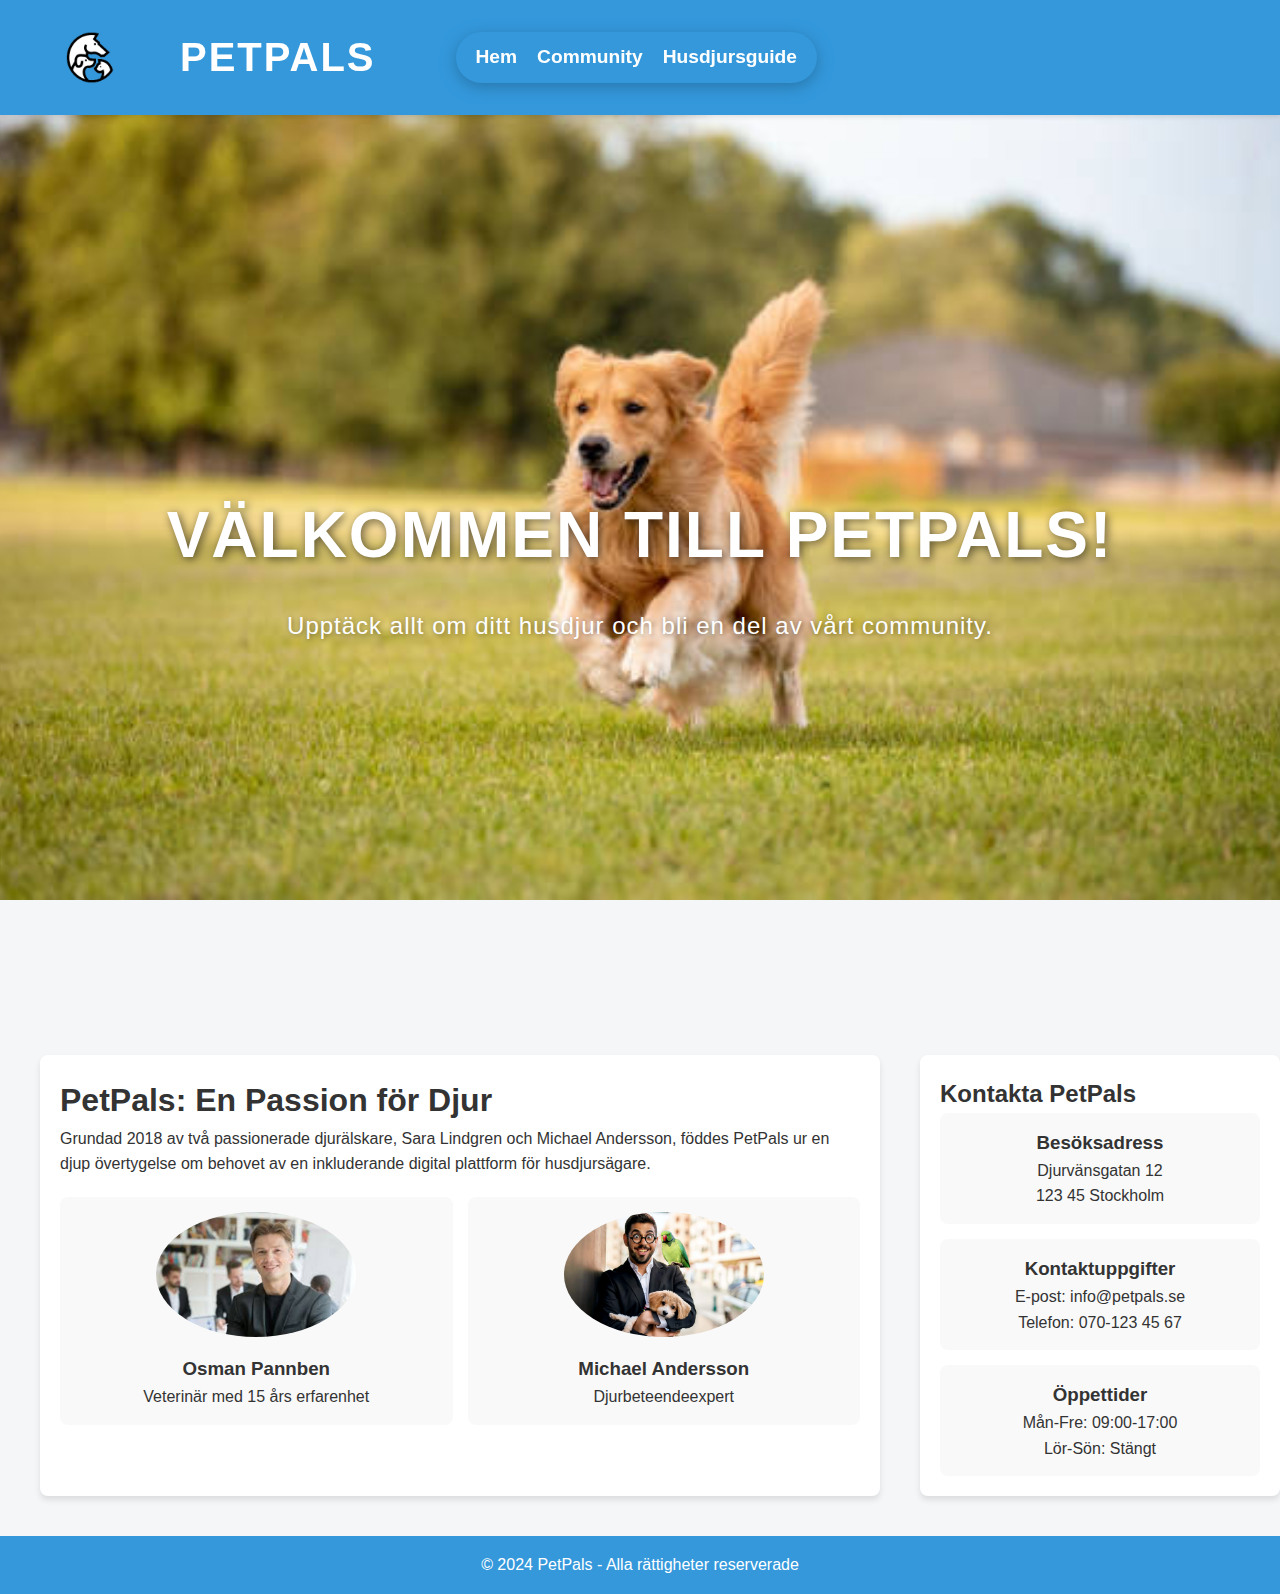
<file: index.html>
<!DOCTYPE html>
<html lang="sv">
<head>
    <meta charset="UTF-8">
    <meta name="viewport" content="width=device-width, initial-scale=1.0">
    <title>PetPals - Gemenskap för Djurälskare</title>
    <link rel="stylesheet" href="css/global.css">
    <link rel="stylesheet" href="css/index.css">
</head>
<body>
<header>
    <nav>
        <div class="logo">
            <img src="img/logo.jpg" alt="PetPals logotyp" class="logo-image">
            <span>PetPals</span>
        </div>
        <div class="link-box">
            <ul>
                <li><a href="index.html">Hem</a></li>
                <li><a href="community.html">Community</a></li>
                <li><a href="petguide.html">Husdjursguide</a></li>
            </ul>
        </div>
    </nav>
</header>
    <section class="hero">
        <div class="hero-content">
            <h1>Välkommen till PetPals!</h1>
            <p>Upptäck allt om ditt husdjur och bli en del av vårt community.</p>
        </div>
    </section>
    <main class="container">
        <section class="company-history">
            <h1>PetPals: En Passion för Djur</h1>
            <p>Grundad 2018 av två passionerade djurälskare, Sara Lindgren och Michael Andersson, föddes PetPals ur en djup övertygelse om behovet av en inkluderande digital plattform för husdjursägare.</p>
            
            <div class="founders">
                <div class="founder">
                    <img src="img/founder1.jpg" alt="Sara Lindgren">
                    <h3>Osman Pannben</h3>
                    <p>Veterinär med 15 års erfarenhet</p>
                </div>
                <div class="founder">
                    <img src="img/founder2.jpg" alt="Michael Andersson">
                    <h3>Michael Andersson</h3>
                    <p>Djurbeteendeexpert</p>
                </div>
            </div>
        </section>

        <aside class="contact-info">
            <h2>Kontakta PetPals</h2>
            <div class="contact-details">
                <div class="contact-box">
                    <h3>Besöksadress</h3>
                    <p>Djurvänsgatan 12</p>
                    <p>123 45 Stockholm</p>
                </div>
                <div class="contact-box">
                    <h3>Kontaktuppgifter</h3>
                    <p>E-post: info@petpals.se</p>
                    <p>Telefon: 070-123 45 67</p>
                </div>
                <div class="contact-box">
                    <h3>Öppettider</h3>
                    <p>Mån-Fre: 09:00-17:00</p>
                    <p>Lör-Sön: Stängt</p>
                </div>
            </div>
        </aside>
    </main>

    <footer>
        <p>© 2024 PetPals - Alla rättigheter reserverade</p>
    </footer>
</body>
</html>
</file>
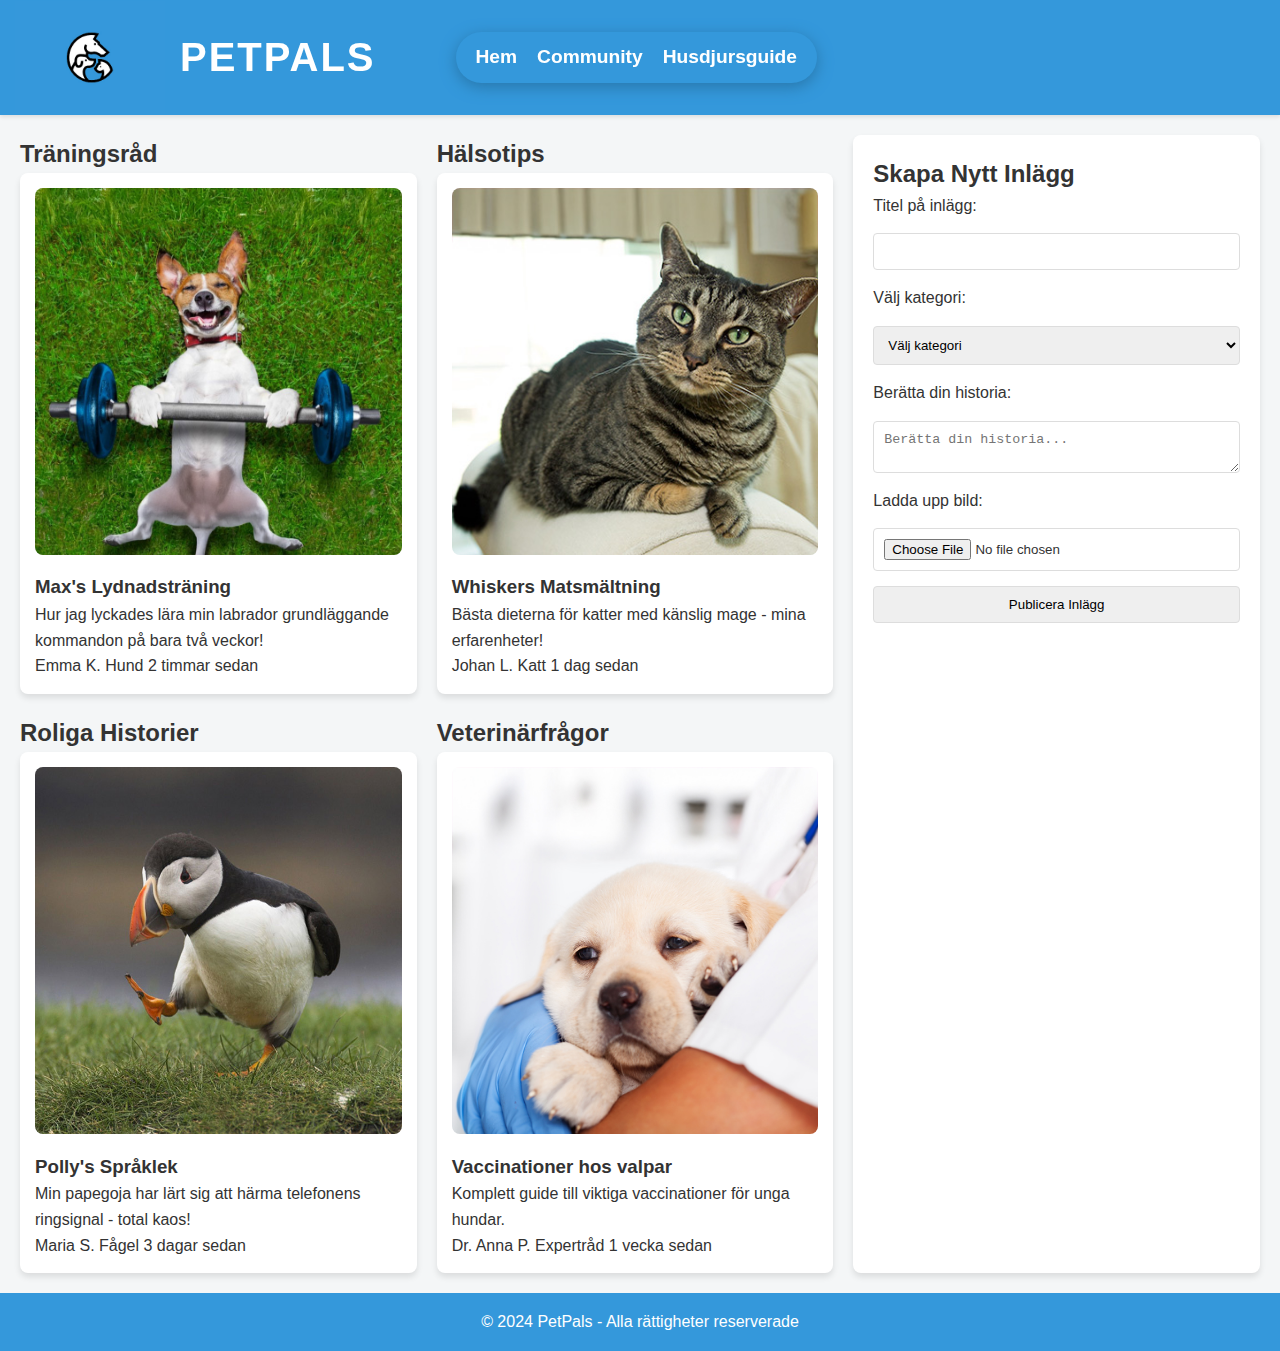
<file: community.html>
<!DOCTYPE html>
<html lang="sv">
<head>
    <meta charset="UTF-8">
    <meta name="viewport" content="width=device-width, initial-scale=1.0">
    <title>PetPals - Community</title>
    <link rel="stylesheet" href="css/global.css">
    <link rel="stylesheet" href="css/community.css">
</head>
<body>
    <header>
        <nav>
            <div class="logo">
                <img src="img/logo.jpg" alt="PetPals logotyp" class="logo-image">
                <span>PetPals</span>
            </div>
            <div class="link-box">
                <ul>
                    <li><a href="index.html">Hem</a></li>
                    <li><a href="community.html">Community</a></li>
                    <li><a href="petguide.html">Husdjursguide</a></li>
                </ul>
            </div>
        </nav>
    </header>

    <main class="container">
        <section class="community-posts">
            <div class="post-category">
                <h2>Träningsråd</h2>
                <div class="post-box">
                    <img src="img/dog-training.jpg" alt="Hundträning">
                    <h3>Max's Lydnadsträning</h3>
                    <p>Hur jag lyckades lära min labrador grundläggande kommandon på bara två veckor!</p>
                    <div class="post-meta">
                        <span>Emma K.</span>
                        <span>Hund</span>
                        <span>2 timmar sedan</span>
                    </div>
                </div>
            </div>

            <div class="post-category">
                <h2>Hälsotips</h2>
                <div class="post-box">
                    <img src="img/cat-profile.jpg" alt="Katthälsa">
                    <h3>Whiskers Matsmältning</h3>
                    <p>Bästa dieterna för katter med känslig mage - mina erfarenheter!</p>
                    <div class="post-meta">
                        <span>Johan L.</span>
                        <span>Katt</span>
                        <span>1 dag sedan</span>
                    </div>
                </div>
            </div>

            <div class="post-category">
                <h2>Roliga Historier</h2>
                <div class="post-box">
                    <img src="img/funny_bird.jpg" alt="Papegojbus">
                    <h3>Polly's Språklek</h3>
                    <p>Min papegoja har lärt sig att härma telefonens ringsignal - total kaos!</p>
                    <div class="post-meta">
                        <span>Maria S.</span>
                        <span>Fågel</span>
                        <span>3 dagar sedan</span>
                    </div>
                </div>
            </div>

            <div class="post-category">
                <h2>Veterinärfrågor</h2>
                <div class="post-box">
                    <img src="img/dog-vet.jpg" alt="Veterinärvård">
                    <h3>Vaccinationer hos valpar</h3>
                    <p>Komplett guide till viktiga vaccinationer för unga hundar.</p>
                    <div class="post-meta">
                        <span>Dr. Anna P.</span>
                        <span>Expertråd</span>
                        <span>1 vecka sedan</span>
                    </div>
                </div>
            </div>
        </section>

        <section class="create-post">
            <h2>Skapa Nytt Inlägg</h2>
            <form>
                <label for="title">Titel på inlägg:</label>
                <input id="title" type="text" name="title" title="Titel på inlägg" required>

                <label for="category">Välj kategori:</label>
                <select id="category" name="category" required>
                    <option value="">Välj kategori</option>
                    <option value="training">Träningsråd</option>
                    <option value="health">Hälsotips</option>
                    <option value="stories">Roliga Historier</option>
                    <option value="veterinary">Veterinärfrågor</option>
                </select>

                <label for="content">Berätta din historia:</label>
                <textarea id="content" name="content" placeholder="Berätta din historia..." required></textarea>

                <label for="image">Ladda upp bild:</label>
                <input id="image" type="file" name="image" accept="image" title="Ladda upp bild">

                <button type="submit">Publicera Inlägg</button>
            </form>
        </section>
    </main>

    <footer>
        <p>© 2024 PetPals - Alla rättigheter reserverade</p>
    </footer>
</body>
</html>
</file>
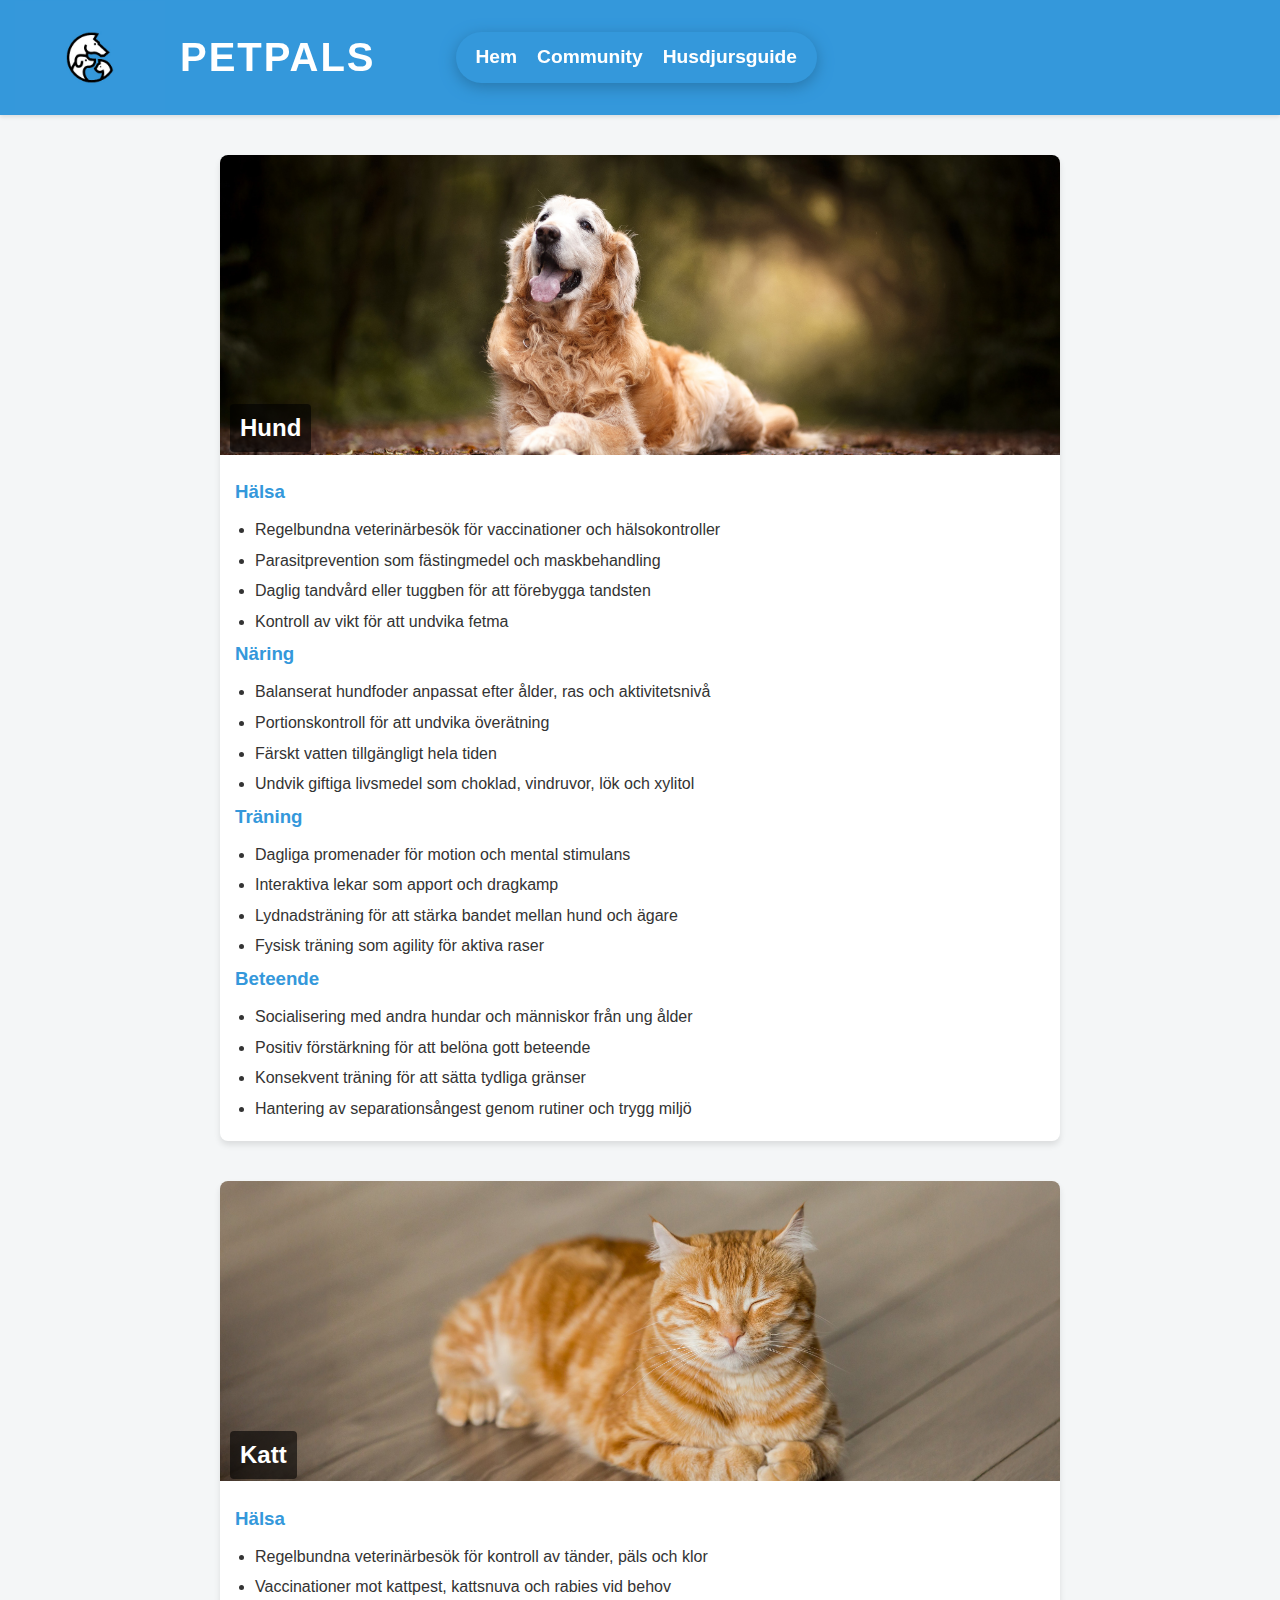
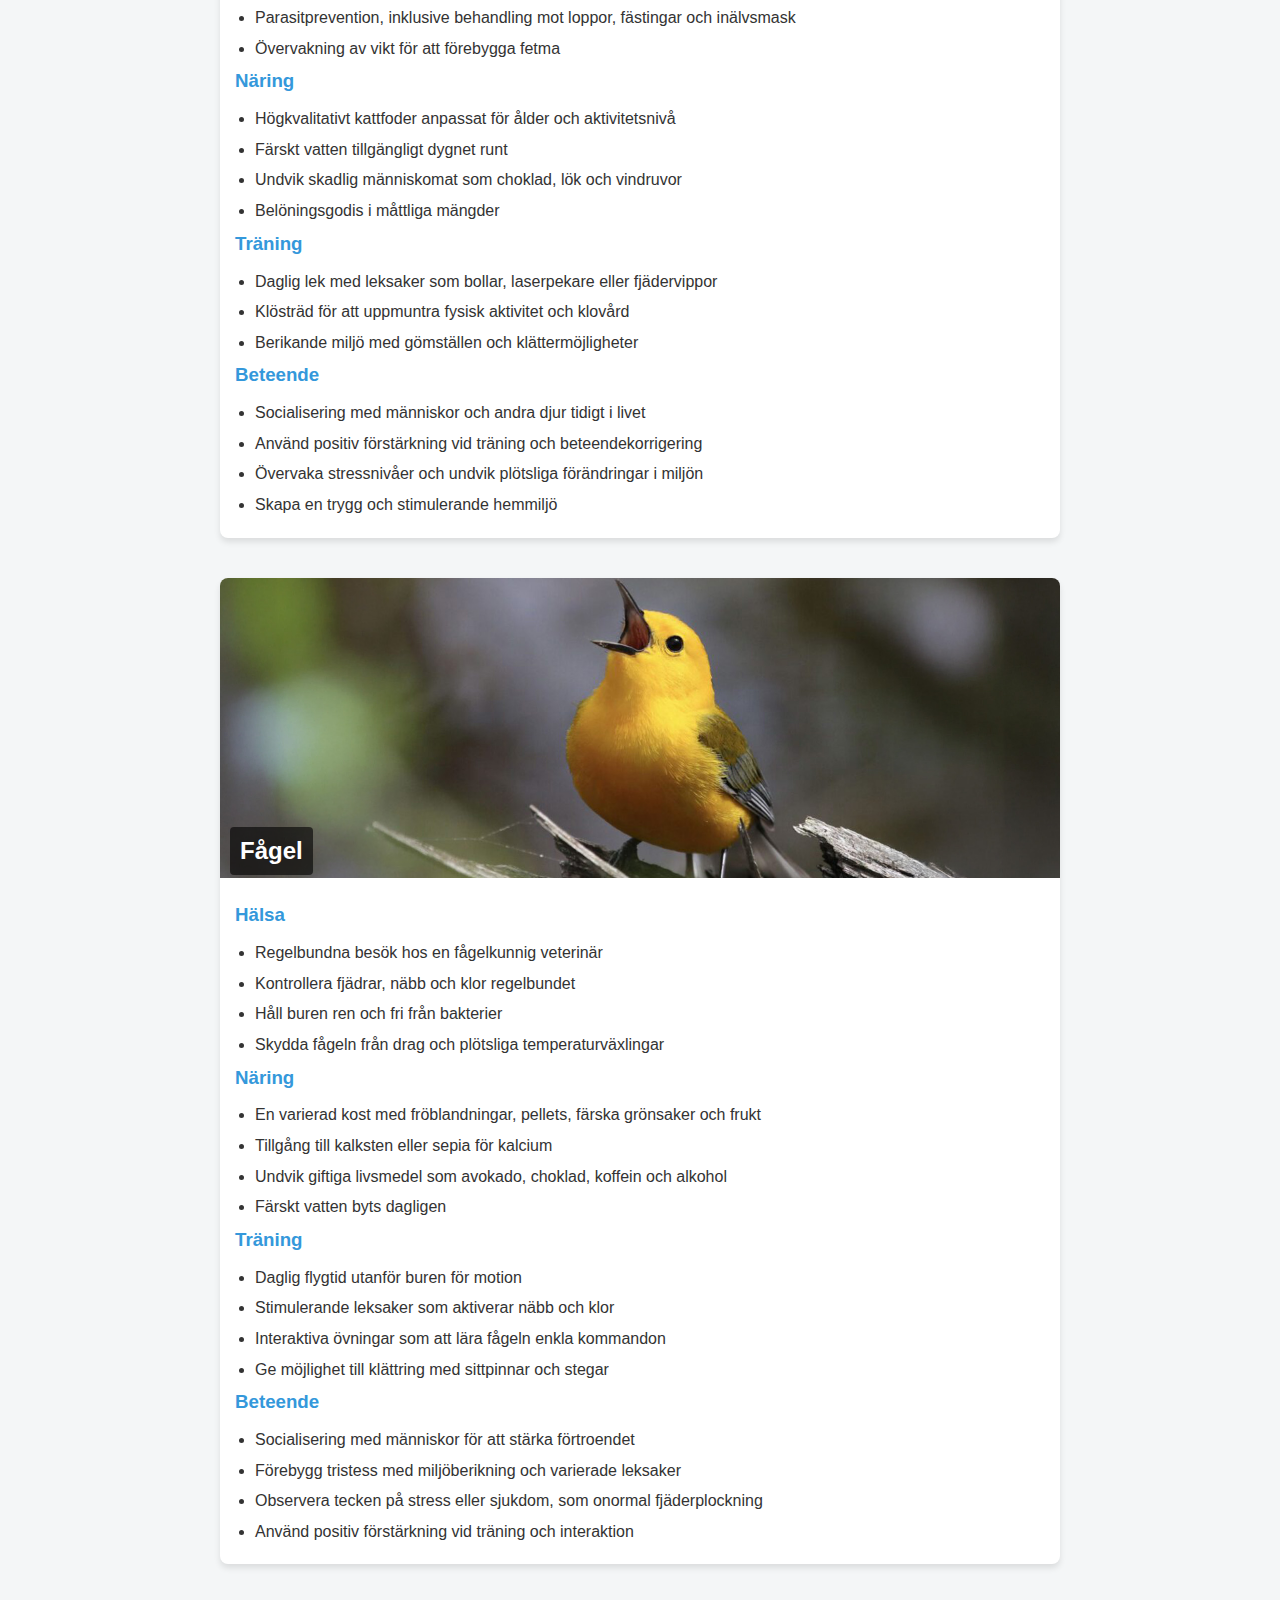
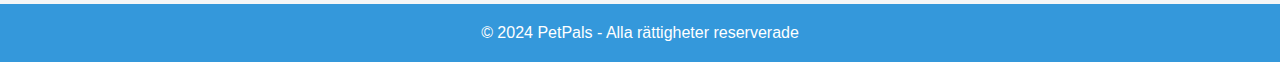
<file: petguide.html>
<!DOCTYPE html>
<html lang="sv">
<head>
    <meta charset="UTF-8">
    <meta name="viewport" content="width=device-width, initial-scale=1.0">
    <title>PetPals - Husdjursguide</title>
    <link rel="stylesheet" href="css/global.css">
    <link rel="stylesheet" href="css/petguide.css">
</head>
<body>
    <header>
        <nav>
            <div class="logo">
                <img src="img/logo.jpg" alt="PetPals logotyp" class="logo-image">
                <span>PetPals</span>
            </div>
            <div class="link-box">
                <ul>
                    <li><a href="index.html">Hem</a></li>
                    <li><a href="community.html">Community</a></li>
                    <li><a href="petguide.html">Husdjursguide</a></li>
                </ul>
            </div>
        </nav>
    </header>
    
    <main class="container">
        <section class="pet-section dog">
            <div class="pet-header">
                <img src="img/dog-care.jpg" alt="Hund">
                <h2>Hund</h2>
            </div>
            <div class="pet-details">
                <div class="detail-section">
                    <h3>Hälsa</h3>
                    <ul>
                        <li>Regelbundna veterinärbesök för vaccinationer och hälsokontroller</li>
                        <li>Parasitprevention som fästingmedel och maskbehandling</li>
                        <li>Daglig tandvård eller tuggben för att förebygga tandsten</li>
                        <li>Kontroll av vikt för att undvika fetma</li>
                    </ul>
                </div>
                <div class="detail-section">
                    <h3>Näring</h3>
                    <ul>
                        <li>Balanserat hundfoder anpassat efter ålder, ras och aktivitetsnivå</li>
                        <li>Portionskontroll för att undvika överätning</li>
                        <li>Färskt vatten tillgängligt hela tiden</li>
                        <li>Undvik giftiga livsmedel som choklad, vindruvor, lök och xylitol</li>
                    </ul>
                </div>
                <div class="detail-section">
                    <h3>Träning</h3>
                    <ul>
                        <li>Dagliga promenader för motion och mental stimulans</li>
                        <li>Interaktiva lekar som apport och dragkamp</li>
                        <li>Lydnadsträning för att stärka bandet mellan hund och ägare</li>
                        <li>Fysisk träning som agility för aktiva raser</li>
                    </ul>
                </div>
                <div class="detail-section">
                    <h3>Beteende</h3>
                    <ul>
                        <li>Socialisering med andra hundar och människor från ung ålder</li>
                        <li>Positiv förstärkning för att belöna gott beteende</li>
                        <li>Konsekvent träning för att sätta tydliga gränser</li>
                        <li>Hantering av separationsångest genom rutiner och trygg miljö</li>
                    </ul>
                </div>
            </div>
        </section>

        <section class="pet-section cat">
            <div class="pet-header">
                <img src="img/cat-care.jpg" alt="Katt">
                <h2>Katt</h2>
            </div>
            <div class="pet-details">
                <div class="detail-section">
                    <h3>Hälsa</h3>
                    <ul>
                        <li>Regelbundna veterinärbesök för kontroll av tänder, päls och klor</li>
                        <li>Vaccinationer mot kattpest, kattsnuva och rabies vid behov</li>
                        <li>Parasitprevention, inklusive behandling mot loppor, fästingar och inälvsmask</li>
                        <li>Övervakning av vikt för att förebygga fetma</li>
                    </ul>
                </div>
                <div class="detail-section">
                    <h3>Näring</h3>
                    <ul>
                        <li>Högkvalitativt kattfoder anpassat för ålder och aktivitetsnivå</li>
                        <li>Färskt vatten tillgängligt dygnet runt</li>
                        <li>Undvik skadlig människomat som choklad, lök och vindruvor</li>
                        <li>Belöningsgodis i måttliga mängder</li>
                    </ul>
                </div>
                <div class="detail-section">
                    <h3>Träning</h3>
                    <ul>
                        <li>Daglig lek med leksaker som bollar, laserpekare eller fjädervippor</li>
                        <li>Klösträd för att uppmuntra fysisk aktivitet och klovård</li>
                        <li>Berikande miljö med gömställen och klättermöjligheter</li>
                    </ul>
                </div>
                <div class="detail-section">
                    <h3>Beteende</h3>
                    <ul>
                        <li>Socialisering med människor och andra djur tidigt i livet</li>
                        <li>Använd positiv förstärkning vid träning och beteendekorrigering</li>
                        <li>Övervaka stressnivåer och undvik plötsliga förändringar i miljön</li>
                        <li>Skapa en trygg och stimulerande hemmiljö</li>
                    </ul>
                </div>
            </div>
        </section>

        <section class="pet-section bird">
            <div class="pet-header">
                <img src="img/bird-care.jpg" alt="Fågel">
                <h2>Fågel</h2>
            </div>
            <div class="pet-details">
                <div class="detail-section">
                    <h3>Hälsa</h3>
                    <ul>
                        <li>Regelbundna besök hos en fågelkunnig veterinär</li>
                        <li>Kontrollera fjädrar, näbb och klor regelbundet</li>
                        <li>Håll buren ren och fri från bakterier</li>
                        <li>Skydda fågeln från drag och plötsliga temperaturväxlingar</li>
                    </ul>
                </div>
                <div class="detail-section">
                    <h3>Näring</h3>
                    <ul>
                        <li>En varierad kost med fröblandningar, pellets, färska grönsaker och frukt</li>
                        <li>Tillgång till kalksten eller sepia för kalcium</li>
                        <li>Undvik giftiga livsmedel som avokado, choklad, koffein och alkohol</li>
                        <li>Färskt vatten byts dagligen</li>
                    </ul>
                </div>
                <div class="detail-section">
                    <h3>Träning</h3>
                    <ul>
                        <li>Daglig flygtid utanför buren för motion</li>
                        <li>Stimulerande leksaker som aktiverar näbb och klor</li>
                        <li>Interaktiva övningar som att lära fågeln enkla kommandon</li>
                        <li>Ge möjlighet till klättring med sittpinnar och stegar</li>
                    </ul>
                </div>
                <div class="detail-section">
                    <h3>Beteende</h3>
                    <ul>
                        <li>Socialisering med människor för att stärka förtroendet</li>
                        <li>Förebygg tristess med miljöberikning och varierade leksaker</li>
                        <li>Observera tecken på stress eller sjukdom, som onormal fjäderplockning</li>
                        <li>Använd positiv förstärkning vid träning och interaktion</li>
                    </ul>
                </div>
            </div>
        </section>
    </main>

    <footer>
        <p>© 2024 PetPals - Alla rättigheter reserverade</p>
    </footer>
</body>
</html>
</file>
<file: css/global.css>
:root {
    --primary-color: #3498db;
    --secondary-color: #2ecc71;
    --text-color: #333;
    --background-color: #f4f6f7;
}

* {
    margin: 0;
    padding: 0;
    box-sizing: border-box;
}

body {
    font-family: 'Arial', sans-serif;
    background-color: var(--background-color);
    color: var(--text-color);
    line-height: 1.6;
}

header {
    position: sticky;
    top: 0;
    z-index: 1000;
    background-color: var(--primary-color);
    color: white;
    padding: 1px 15px;
    box-shadow: 0 2px 4px rgba(0, 0, 0, 0.1);
    display: flex;
    align-items: center;
    justify-content: space-between;
    transition: all 0.3s ease;
}

.logo {
    display: flex;
    align-items: center;
    justify-content: center;
    gap: 15px;
}

.logo-image {
    width: 150px;
    height: auto;
}

.logo span {
    font-size: 2.5rem;
    font-weight: bold;
    color: white;
    text-transform: uppercase;
    letter-spacing: 2px;
    font-family: 'Helvetica', 'Arial', sans-serif;
}

nav {
    display: flex;
    align-items: center;
    gap: 80px;
}

.link-box {
    background-color: var(--primary-color);
    padding: 10px 20px;
    border-radius: 50px;
    box-shadow: 0 4px 15px rgb(40, 119, 171);
}

.link-box ul {
    display: flex;
    list-style: none;
    margin: 0;
    padding: 0;
    gap: 20px;
}

.link-box ul li a {
    color: white;
    text-decoration: none;
    font-size: 1.2rem;
    font-weight: bold;
    transition: color 0.3s ease;
}

.link-box ul li a:hover {
    color: var(--secondary-color);
}

footer {
    background-color: var(--primary-color);
    color: white;
    text-align: center;
    padding: 1rem;
}
</file>
<file: css/index.css>
.container {
        display: grid;
        grid-template-columns: 70% 30%;
        grid-template-areas:
            "section section"
            "section aside";
        grid-gap: 40px;
        padding: 40px;
    }

.company-history {
    background-color: white;
    padding: 20px;
    border-radius: 8px;
    box-shadow: 0 4px 6px rgba(0,0,0,0.1);
}

.founders {
    display: grid;
    grid-template-columns: 1fr 1fr;
    gap: 15px;
    margin-top: 20px;
}

.founder {
    text-align: center;
    background-color: #f9f9f9;
    padding: 15px;
    border-radius: 8px;
}

.founder img {
    max-width: 200px;
    border-radius: 50%;
    margin-bottom: 10px;
}

.contact-info {
    background-color: white;
    padding: 20px;
    border-radius: 8px;
    box-shadow: 0 4px 6px rgba(0,0,0,0.1);
}

.contact-details {
    display: grid;
    grid-template-columns: 1fr;
    gap: 15px;
}

.contact-box {
    background-color: #f9f9f9;
    padding: 15px;
    border-radius: 8px;
    text-align: center;
}

.hero {
    background-image: url('../img/hero-image.jpg');
    background-size: cover;
    background-position: center;
    background-attachment: fixed;
    height: 100vh;
    display: flex;
    justify-content: center;
    align-items: center;
    color: white;
    text-align: center;
    padding: 0 20px;
    position: relative;
}

.hero-content h1 {
    font-size: 4rem;
    font-weight: bold;
    text-transform: uppercase;
    margin: 0;
    letter-spacing: 2px;
    background-clip: text;
    color: (--text-color);
    text-shadow: 2px 2px 10px rgba(0, 0, 0, 0.6);
    animation: popUp 1s ease-out;
}

.hero-content p {
    font-size: 1.5rem;
    margin-top: 20px;
    font-weight: lighter;
    letter-spacing: 1px;
    text-shadow: 1px 1px 5px rgba(0, 0, 0, 0.4);
    animation: fadeIn 1.5s ease-out;
}

@keyframes popUp {
    0% {
        transform: translateY(-50px);
        opacity: 0;
    }

    100% {
        transform: translateY(0);
        opacity: 1;
    }
}

@keyframes fadeIn {
    0% {
        opacity: 0;
    }

    100% {
        opacity: 1;
    }
}
</file>
<file: css/community.css>
.container {
    display: grid;
    grid-template-columns: 2fr 1fr;
    grid-gap: 20px;
    padding: 20px;
}

.community-posts {
    display: grid;
    grid-template-columns: 1fr 1fr;
    gap: 20px;
}

.post-box {
    background-color: white;
    border-radius: 8px;
    padding: 15px;
    box-shadow: 0 4px 6px rgba(0,0,0,0.1);
}

.post-box img {
    max-width: 100%;
    border-radius: 8px;
    margin-bottom: 10px;
}

.create-post {
    background-color: white;
    border-radius: 8px;
    padding: 20px;
    box-shadow: 0 4px 6px rgba(0,0,0,0.1);
}

.create-post form {
    display: grid;
    gap: 15px;
}

.create-post input, 
.create-post select, 
.create-post textarea, 
.create-post button {
    width: 100%;
    padding: 10px;
    border: 1px solid #ddd;
    border-radius: 4px;
}
</file>
<file: css/petguide.css>
.container {
    display: grid;
    grid-template-columns: 1fr;
    justify-items: center;
    grid-gap: 40px;
    padding: 40px;
}

.pet-section {
    background-color: white;
    border-radius: 8px;
    box-shadow: 0 4px 6px rgba(0, 0, 0, 0.1);
    width: 70%;
}

.pet-header {
    position: relative;
}

.pet-header img {
    width: 100%;
    height: 300px;
    object-fit: cover;
    border-top-left-radius: 8px;
    border-top-right-radius: 8px;
}

.pet-header h2 {
    position: absolute;
    bottom: 10px;
    left: 10px;
    color: white;
    background-color: rgba(0,0,0,0.6);
    padding: 5px 10px;
    border-radius: 4px;
}

.pet-details {
    padding: 15px;
}

.pet-details h3 {
    margin-bottom: 10px;
    color: var(--primary-color);
}

.pet-details ul {
    list-style-type: disc;
    padding-left: 20px;
    margin-top: 10px;
}

.pet-details ul li {
    margin-bottom: 5px;
}
</file>
